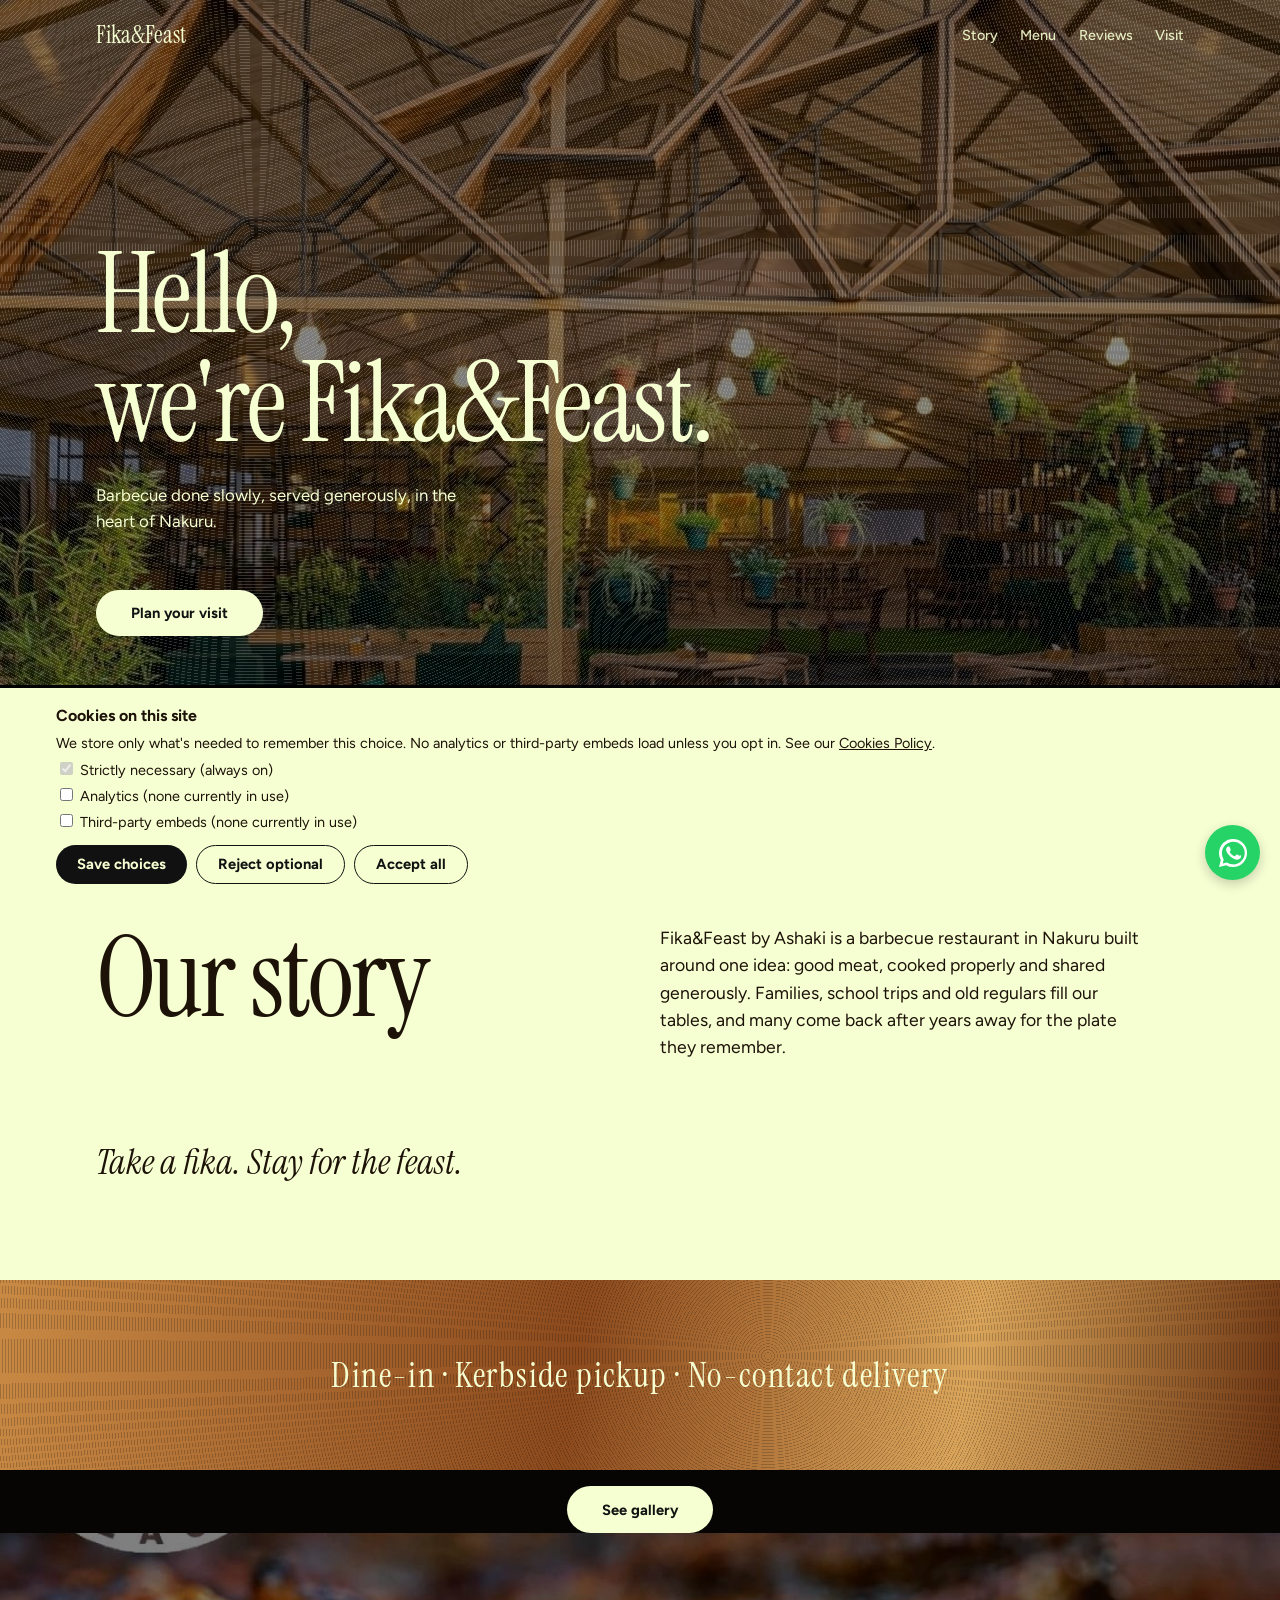
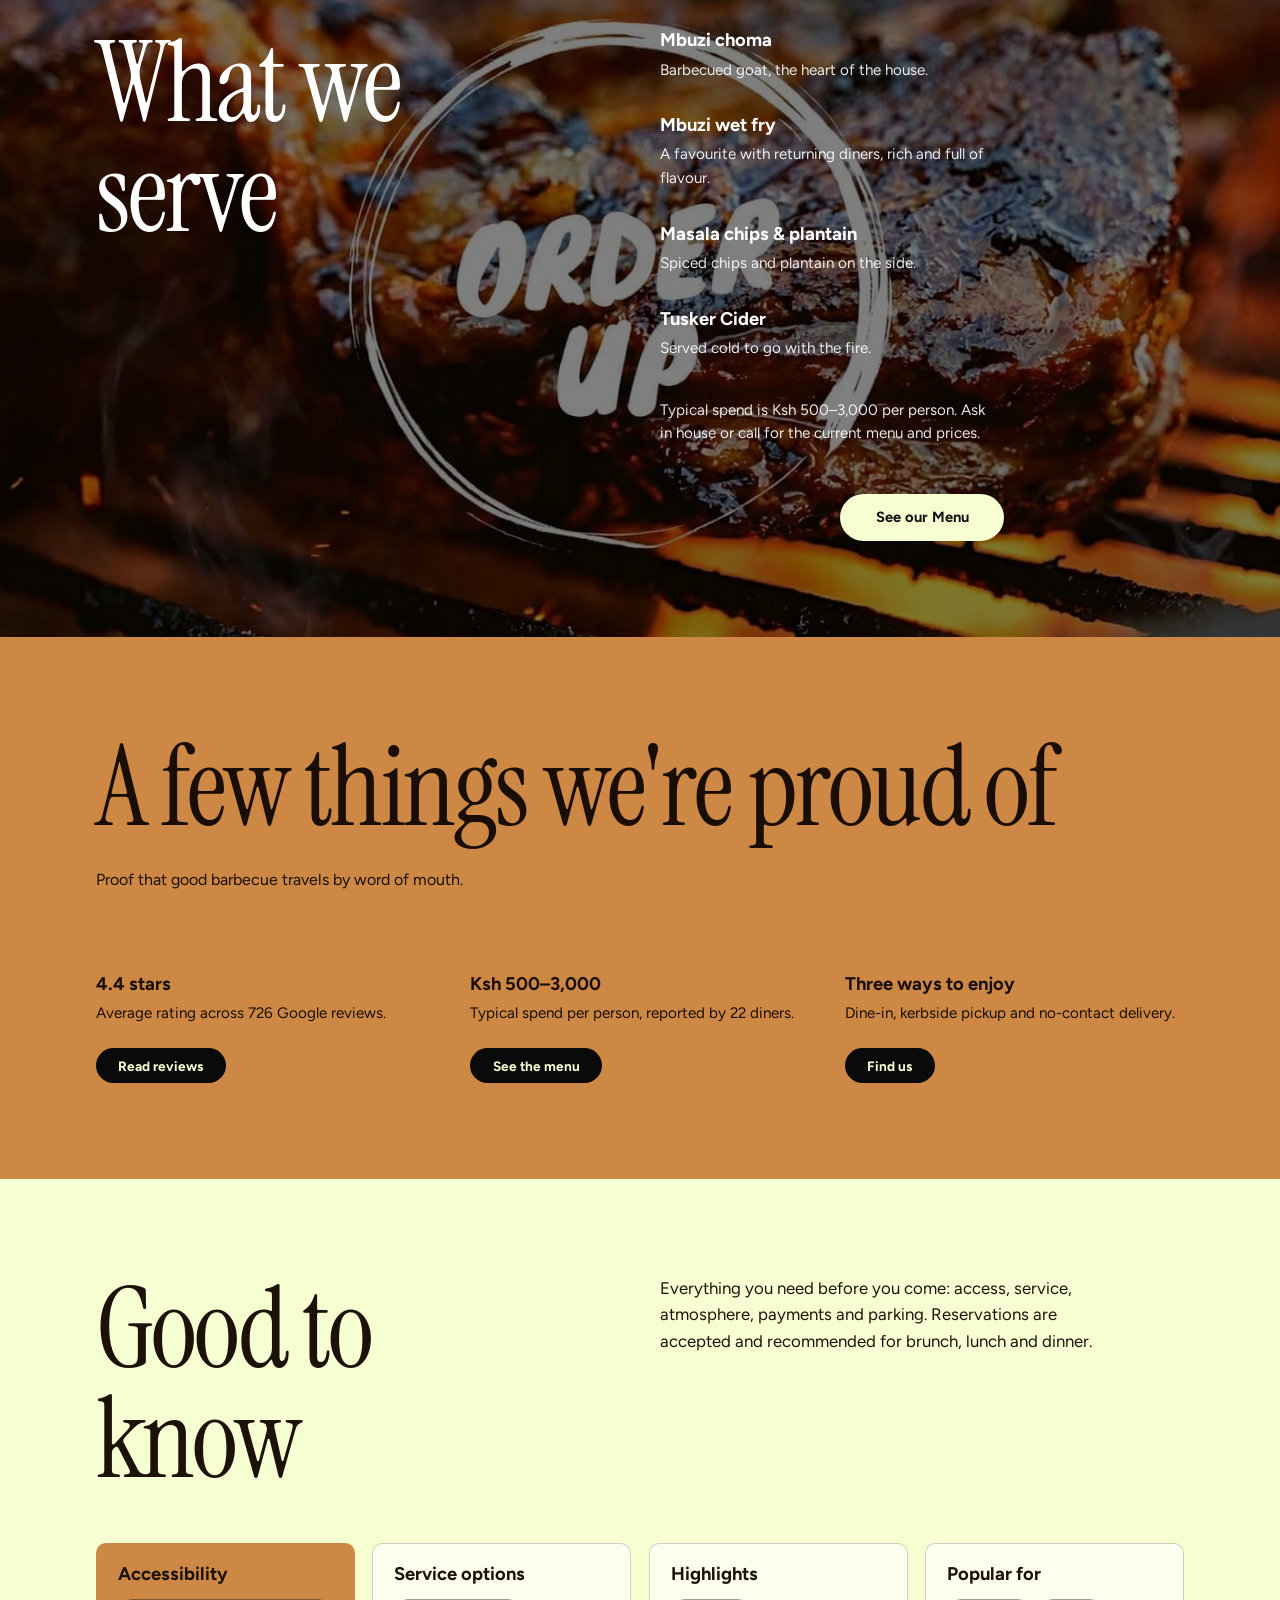
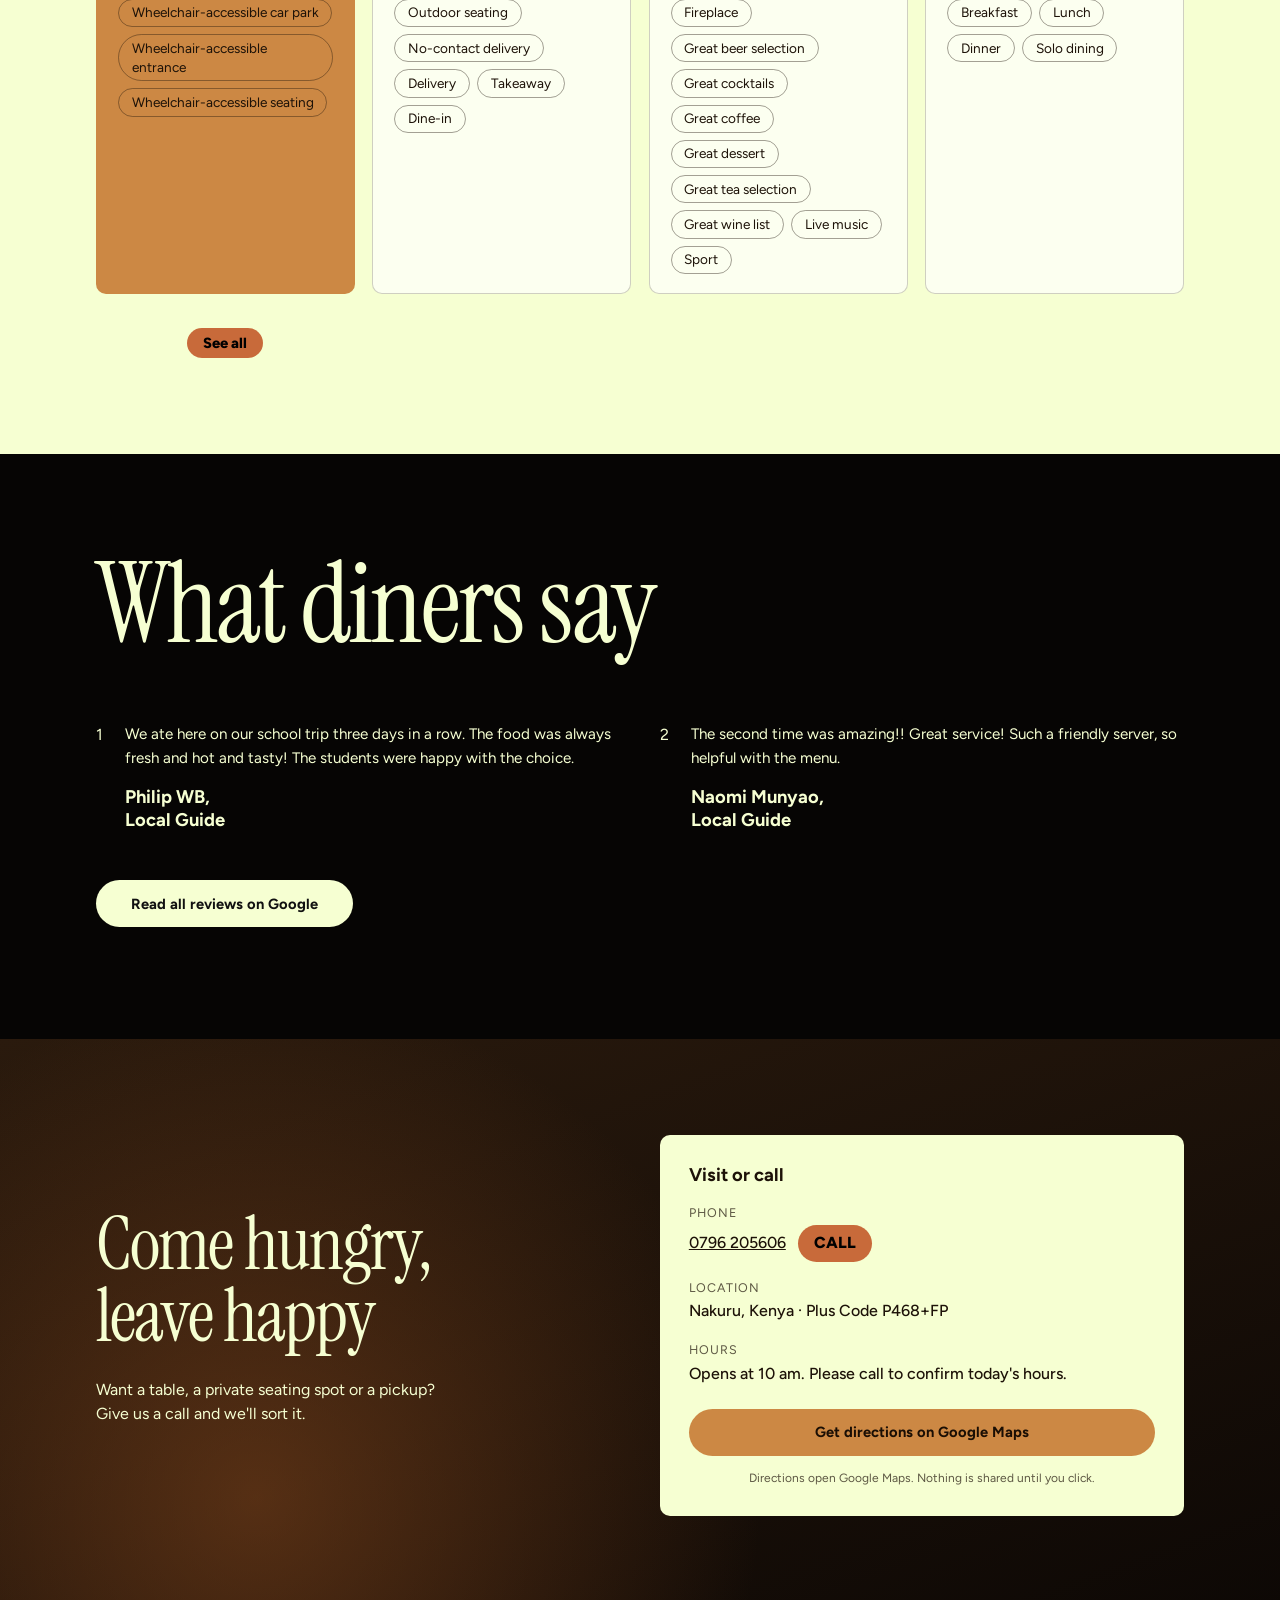
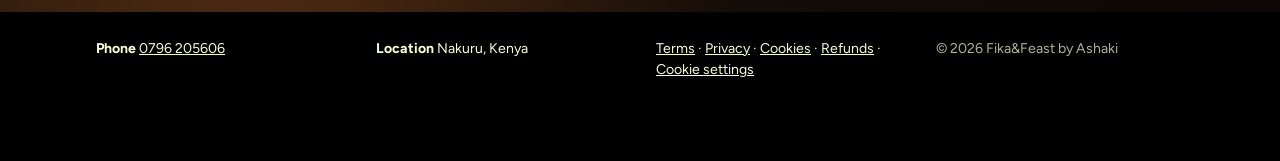
<file: index.html>
<!DOCTYPE html>
<html lang="en">
<head>
<meta charset="utf-8">
<meta name="viewport" content="width=device-width, initial-scale=1, viewport-fit=cover">
<title>Fika&amp;Feast by Ashaki | Barbecue Restaurant in Nakuru</title>
<meta name="description" content="Fika&Feast by Ashaki: barbecue, mbuzi choma and wet fry in Nakuru. Dine-in, kerbside pickup and no-contact delivery.">
<link rel="preconnect" href="https://fonts.googleapis.com">
<link rel="preconnect" href="https://fonts.gstatic.com" crossorigin>
<link href="https://fonts.googleapis.com/css2?family=Instrument+Serif:ital@0;1&family=Figtree:wght@400;500;700&display=swap" rel="stylesheet">
<link rel="stylesheet" href="styles.css">
</head>
<body>
<div class="top"><div class="w"><b><a href="#/" style="text-decoration:none">Fika&amp;Feast</a></b>
<nav aria-label="Main"><a href="#/" data-s="story">Story</a><a href="#/" data-s="menu">Menu</a><a href="#/" data-s="reviews">Reviews</a><a href="#/" data-s="visit">Visit</a></nav></div></div>

<main>
<div class="page" data-p="/">
<header class="hero"><div class="w">
<h1>Hello,<br>we're Fika&amp;Feast.</h1>
<p>Barbecue done slowly, served generously, in the heart of Nakuru.</p>
<a class="pill" href="#/" data-s="menu">Plan your visit</a>
</div></header>

<section class="s story" id="story"><div class="w">
<div class="two"><h2>Our story</h2>
<p>Fika&amp;Feast by Ashaki is a barbecue restaurant in Nakuru built around one idea: good meat, cooked properly and shared generously. Families, school trips and old regulars fill our tables, and many come back after years away for the plate they remember.</p></div>
<q>Take a fika. Stay for the feast.</q>
</div></section>

<div class="strip"><span>Dine-in &middot; Kerbside pickup &middot; No-contact delivery</span></div>
<div class="button"><a class="pill" href="gallery.html">See gallery</a></div>

<section class="s" id="menu"><div class="w"><div class="two">
<h2>What we<br>serve</h2>
<div class="svc">
<div><h3>Mbuzi choma</h3><p>Barbecued goat, the heart of the house.</p></div>
<div><h3>Mbuzi wet fry</h3><p>A favourite with returning diners, rich and full of flavour.</p></div>
<div><h3>Masala chips &amp; plantain</h3><p>Spiced chips and plantain on the side.</p></div>
<div><h3>Tusker Cider</h3><p>Served cold to go with the fire.</p></div>
<p>Typical spend is Ksh 500&ndash;3,000 per person. Ask in house or call for the current menu and prices.</p>
<div class="button"><a class="pill" href="menu.html">See our Menu</a></div>
</div></div></div></section>

<section class="s proud"><div class="w">
<h2>A few things we're proud of</h2>
<p class="lead">Proof that good barbecue travels by word of mouth.</p>
<div class="cols">
<div><h3>4.4 stars</h3><p>Average rating across 726 Google reviews.</p><a class="pill k" href="#/" data-s="reviews">Read reviews</a></div>
<div><h3>Ksh 500&ndash;3,000</h3><p>Typical spend per person, reported by 22 diners.</p><a class="pill k" href="#/" data-s="menu">See the menu</a></div>
<div><h3>Three ways to enjoy</h3><p>Dine-in, kerbside pickup and no-contact delivery.</p><a class="pill k" href="#/" data-s="visit">Find us</a></div>
</div></div></section>

<section class="s info" id="info"><div class="w">
<div class="two" style="margin-bottom:3rem"><h2>Good to<br>know</h2><p style="max-width:440px;margin:0;font-size:1.05rem">Everything you need before you come: access, service, atmosphere, payments and parking. Reservations are accepted and recommended for brunch, lunch and dinner.</p></div>
<div class="igrid">
<div class="ic acc"><h3>Accessibility</h3><ul><li>Wheelchair-accessible car park</li><li>Wheelchair-accessible entrance</li><li>Wheelchair-accessible seating</li></ul></div>
<div class="ic"><h3>Service options</h3><ul><li>Outdoor seating</li><li>No-contact delivery</li><li>Delivery</li><li>Takeaway</li><li>Dine-in</li></ul></div>
<div class="ic"><h3>Highlights</h3><ul><li>Fireplace</li><li>Great beer selection</li><li>Great cocktails</li><li>Great coffee</li><li>Great dessert</li><li>Great tea selection</li><li>Great wine list</li><li>Live music</li><li>Sport</li></ul></div>
<div class="ic"><h3>Popular for</h3><ul><li>Breakfast</li><li>Lunch</li><li>Dinner</li><li>Solo dining</li></ul></div>
<div class="button"><a class="pill" style="background:#c86a3a;color:#000;padding:6px 16px;border-radius:999px;font-weight:800;font-size:85ref;text-decoration:none;display:inline-block"href="g2kindex.html">See all</a></div>
</div></div></section>

<section class="s" id="reviews"><div class="w">
<h2>What diners say</h2>
<div class="say">
<div class="t"><div class="nav" aria-hidden="true">1</div><div><p>We ate here on our school trip three days in a row. The food was always fresh and hot and tasty! The students were happy with the choice.</p><h3>Philip WB,<br>Local Guide</h3></div></div>
<div class="t"><div class="nav" aria-hidden="true">2</div><div><p>The second time was amazing!! Great service! Such a friendly server, so helpful with the menu.</p><h3>Naomi Munyao,<br>Local Guide</h3></div></div>
</div>
<p style="margin-top:3rem"><a class="pill" href="https://www.google.com/maps/place/Fika%26Feast+by+Ashaki/@-0.2887993,35.9643976,12z/data=!4m12!1m2!2m1!1sfika!3m8!1s0x182993f0e2f06c29:0x6cacd59506aa8dba!8m2!3d-0.2887993!4d36.1168329!9m1!1b1!15sCgRmaWthWgYiBGZpa2GSARNiYXJiZWN1ZV9yZXN0YXVyYW50mgEjQ2haRFNVaE5NRzluUzBWSlEwRm5TVU14YWt0SU5saFJFQUXgAQD6AQQIJBA2!16s%2Fg%2F11j4m7rykm?entry=ttu&g_ep=EgoyMDI2MTAxMy4wIKXMDSoASAFQAw%3D%3D" target="_blank" rel="noopener noreferrer">Read all reviews on Google</a></p>
</div></section>

<section class="s cta" id="visit"><div class="w"><div class="two" style="align-items:center">
<div><h2>Come hungry,<br>leave happy</h2><p style="max-width:340px;margin-top:1.6rem">Want a table, a private seating spot or a pickup? Give us a call and we'll sort it.</p></div>
<div class="card"><h3>Visit or call</h3>
<dl style="margin:0"><dt>Phone</dt><dd style="display:flex;align-items:center;gap:12px;flex-wrap:wrap"><a href="tel:+254796205606">0796 205606</a><a href="tel:+254796205606" style="background:#c86a3a;color:#000;padding:6px 16px;border-radius:999px;font-weight:800;font-size:85ref;text-decoration:none;display:inline-block">CALL</a></dd>
<dt>Location</dt><dd>Nakuru, Kenya &middot; Plus Code P468+FP</dd>
<dt>Hours</dt><dd>Opens at 10 am. Please call to confirm today's hours.</dd></dl>
<a class="pill o" href="https://www.google.com/maps/search/?api=1&amp;query=P468%2BFP%20Nakuru" target="_blank" rel="noopener noreferrer">Get directions on Google Maps</a>
<p style="font-size:.75rem;opacity:.7;margin:.8rem 0 0;text-align:center">Directions open Google Maps. Nothing is shared until you click.</p></div>
</div></div></section>
</div>

<div class="page legal" data-p="/terms"><div class="w">
<h1>Terms and Conditions</h1>
<p class="n">Last updated: 12 October 2026. General template; have a qualified Kenyan lawyer review it before launch.</p>
<h2>1. About us</h2><p>This website is run by Fika&amp;Feast by Ashaki ("we", "us"), a restaurant in Nakuru, Kenya. Phone: 0796 205606.</p>
<h2>2. Use of the site</h2><p>The site gives information about our restaurant. Use it lawfully and do not interfere with its operation.</p>
<h2>3. Accuracy</h2><p>Menu items, prices, hours and availability may change without notice. Please confirm by phone.</p>
<h2>4. Orders and payments</h2><p>This site takes no online orders or payments. Dine-in, pickup and delivery orders are arranged directly with us and are subject to our <a href="#/refunds">Refund Policy</a>.</p>
<h2>5. Reviews and third-party content</h2><p>Reviews come from public Google listings and belong to their authors. We are not responsible for the content of linked third-party sites.</p>
<h2>6. Intellectual property</h2><p>Our name, text and design belong to us or our licensors and may not be copied without permission.</p>
<h2>7. Liability</h2><p>To the extent the law permits, we are not liable for loss arising from use of this site. Nothing limits your statutory consumer rights.</p>
<h2>8. Governing law</h2><p>These terms are governed by the laws of Kenya and its courts.</p>
<h2>9. Changes</h2><p>We may update these terms; the date above shows the latest version.</p>
</div></div>

<div class="page legal" data-p="/privacy"><div class="w">
<h1>Privacy Policy</h1>
<p class="n">Last updated: 12 October 2026. Template; have a qualified Kenyan lawyer review it, including whether registration with the Office of the Data Protection Commissioner applies.</p>
<h2>1. Who we are</h2><p>Fika&amp;Feast by Ashaki is the data controller for this site. Contact: 0796 205606.</p>
<h2>2. What we collect</h2><p>This site has no forms, accounts or online payments and collects no personal data through its pages. It runs no analytics or advertising trackers. Your cookie choice is stored only on your device. If you call us, we may handle your phone number and the details you give for a booking or order.</p>
<h2>3. Why we use it</h2><p>Only to answer your enquiry, take your booking or order, and meet legal obligations.</p>
<h2>4. Third parties</h2><p>Directions links open Google Maps, which has its own privacy policy. Fonts load from Google Fonts, which may receive your IP address when the page loads.</p>
<h2>5. Retention</h2><p>Phone and booking details are kept only as long as needed for their purpose.</p>
<h2>6. Your rights</h2><p>Under Kenya's Data Protection Act, 2019 you may ask to access, correct or delete your data and object to its processing. Call us to make a request. You may also complain to the Office of the Data Protection Commissioner.</p>
<h2>7. Security and children</h2><p>We take reasonable steps to protect data. This site is not aimed at children.</p>
</div></div>

<div class="page legal" data-p="/cookies"><div class="w">
<h1>Cookies Policy</h1>
<p class="n">Last updated: 12 October 2026.</p>
<h2>What this site stores</h2>
<div class="tb"><table>
<tr><th>Item</th><th>Purpose</th><th>Type</th><th>Duration</th></tr>
<tr><td>cf_consent (local storage)</td><td>Remembers your cookie choice</td><td>Strictly necessary</td><td>Until you clear it</td></tr>
<tr><td>Analytics</td><td>None in use</td><td>Optional, off</td><td>n/a</td></tr>
<tr><td>Third-party embeds</td><td>None in use (map is a link)</td><td>Optional, off</td><td>n/a</td></tr>
</table></div>
<h2>Your choices</h2>
<p>Necessary storage cannot be switched off. Analytics and embeds are off by default and would load only after you opt in. If we add them, we will update this page first.</p>
<p><button class="pill" style="background:#111;color:#f6ffd2" type="button" data-cc>Manage cookie settings</button></p>
</div></div>

<div class="page legal" data-p="/refunds"><div class="w">
<h1>Refund Policy</h1>
<p class="n">Last updated: 12 October 2026. The owner should confirm these terms match actual practice.</p>
<h2>Dine-in</h2><p>If something is wrong with your meal, tell a team member while you are still at the table so we can replace it, correct it or adjust the bill.</p>
<h2>Pickup and delivery</h2><p>If your order is wrong, incomplete or not fit to eat, call 0796 205606 the same day with a description. Where the fault is ours, we will remake the item or refund the affected part.</p>
<h2>Not covered</h2><p>Change of mind after food is prepared, or delays caused by incorrect address details.</p>
<h2>How refunds are paid</h2><p>Refunds go back through the method you paid with, usually within 7 working days.</p>
<h2>Your legal rights</h2><p>This policy does not limit your rights under Kenya's Consumer Protection Act, 2012.</p>
</div></div>
</main>

<footer><div class="w">
<div><b>Phone</b> <a href="tel:+254796205606">0796 205606</a></div>
<div><b>Location</b> Nakuru, Kenya</div>
<div><a href="#/terms">Terms</a> &middot; <a href="#/privacy">Privacy</a> &middot; <a href="#/cookies">Cookies</a> &middot; <a href="#/refunds">Refunds</a> &middot; <a href="#" data-cc>Cookie settings</a></div>
<div style="opacity:.7">&copy; 2026 Fika&amp;Feast by Ashaki</div>
</div></footer>

<div id="cc" role="dialog" aria-labelledby="cct">
<strong id="cct">Cookies on this site</strong>
<p>We store only what's needed to remember this choice. No analytics or third-party embeds load unless you opt in. See our <a href="#/cookies">Cookies Policy</a>.</p>
<label><input type="checkbox" checked disabled> Strictly necessary (always on)</label>
<label><input type="checkbox" id="an"> Analytics (none currently in use)</label>
<label><input type="checkbox" id="em"> Third-party embeds (none currently in use)</label>
<div class="r"><button class="pill" type="button" id="sv">Save choices</button><button class="pill l" type="button" id="rj">Reject optional</button><button class="pill l" type="button" id="al">Accept all</button></div>
</div>

<a href="https://wa.me/254712364610?text=Hello%20Fika%20%26%20Feast" target="_blank" style="
  position: fixed;
  bottom: 20px;
  right: 20px;
  width: 55px;
  height: 55px;
  background-color: #25D366;
  border-radius: 50%;
  display: flex;
  align-items: center;
  justify-content: center;
  box-shadow: 0 4px 12px rgba(0,0,0,0.2);
  z-index: 9999;
  text-decoration: none;
">
  <svg viewBox="0 0 32 32" width="32" height="32" fill="white">
    <path d="M16.04 2.004c-7.756 0-14.04 6.284-14.04 14.04 0 2.473.643 4.897 1.863 7.03L2.01 30l7.115-1.865a14 14 0 0 0 6.915 1.86h.01c7.756 0 14.04-6.285 14.04-14.041 0-3.75-1.46-7.277-4.113-9.928a13.96 13.96 0 0 0-9.928-4.122zm0 25.2h-.01a11.2 11.2 0 0 1-5.7-1.56l-.41-.243-4.22 1.107.983-4.113-.265-.423A11.2 11.2 0 0 1 4.9 16.044c0-6.28 5.11-11.39 11.39-11.39a11.32 11.32 0 0 1 8.06 3.34 11.3 11.3 0 0 1 3.33 8.05c0 6.28-5.11 11.39-11.39 11.39zm6.28-8.51c-.343-.17-2.023-1-2.335-1.11s-.54-.17-.768.17-.88 1.11-1.08 1.34-.4.26-.743.09a9.4 9.4 0 0 1-2.75-1.69 10.4 10.4 0 0 1-1.92-2.39c-.2-.343-.02-.528.15-.7.15-.15.343-.4.514-.6s.223-.343.335-.572.057-.428-.028-.6-.768-1.85-1.053-2.533c-.278-.67-.56-.58-.768-.59h-.654c-.228 0-.6.085-.914.428s-1.2 1.172-1.2 2.857 1.228 3.215 1.4 3.43 2.42 3.698 5.86 5.186c4.075 1.76 4.075 1.172 4.8 1.1.728-.072 2.351-1 2.68-1.943s.33-1.758.23-1.943-.4-.257-.743-.428z"/>
  </svg>
</a>

<script src="script.js" defer></script>
</body>
</html>
</file>
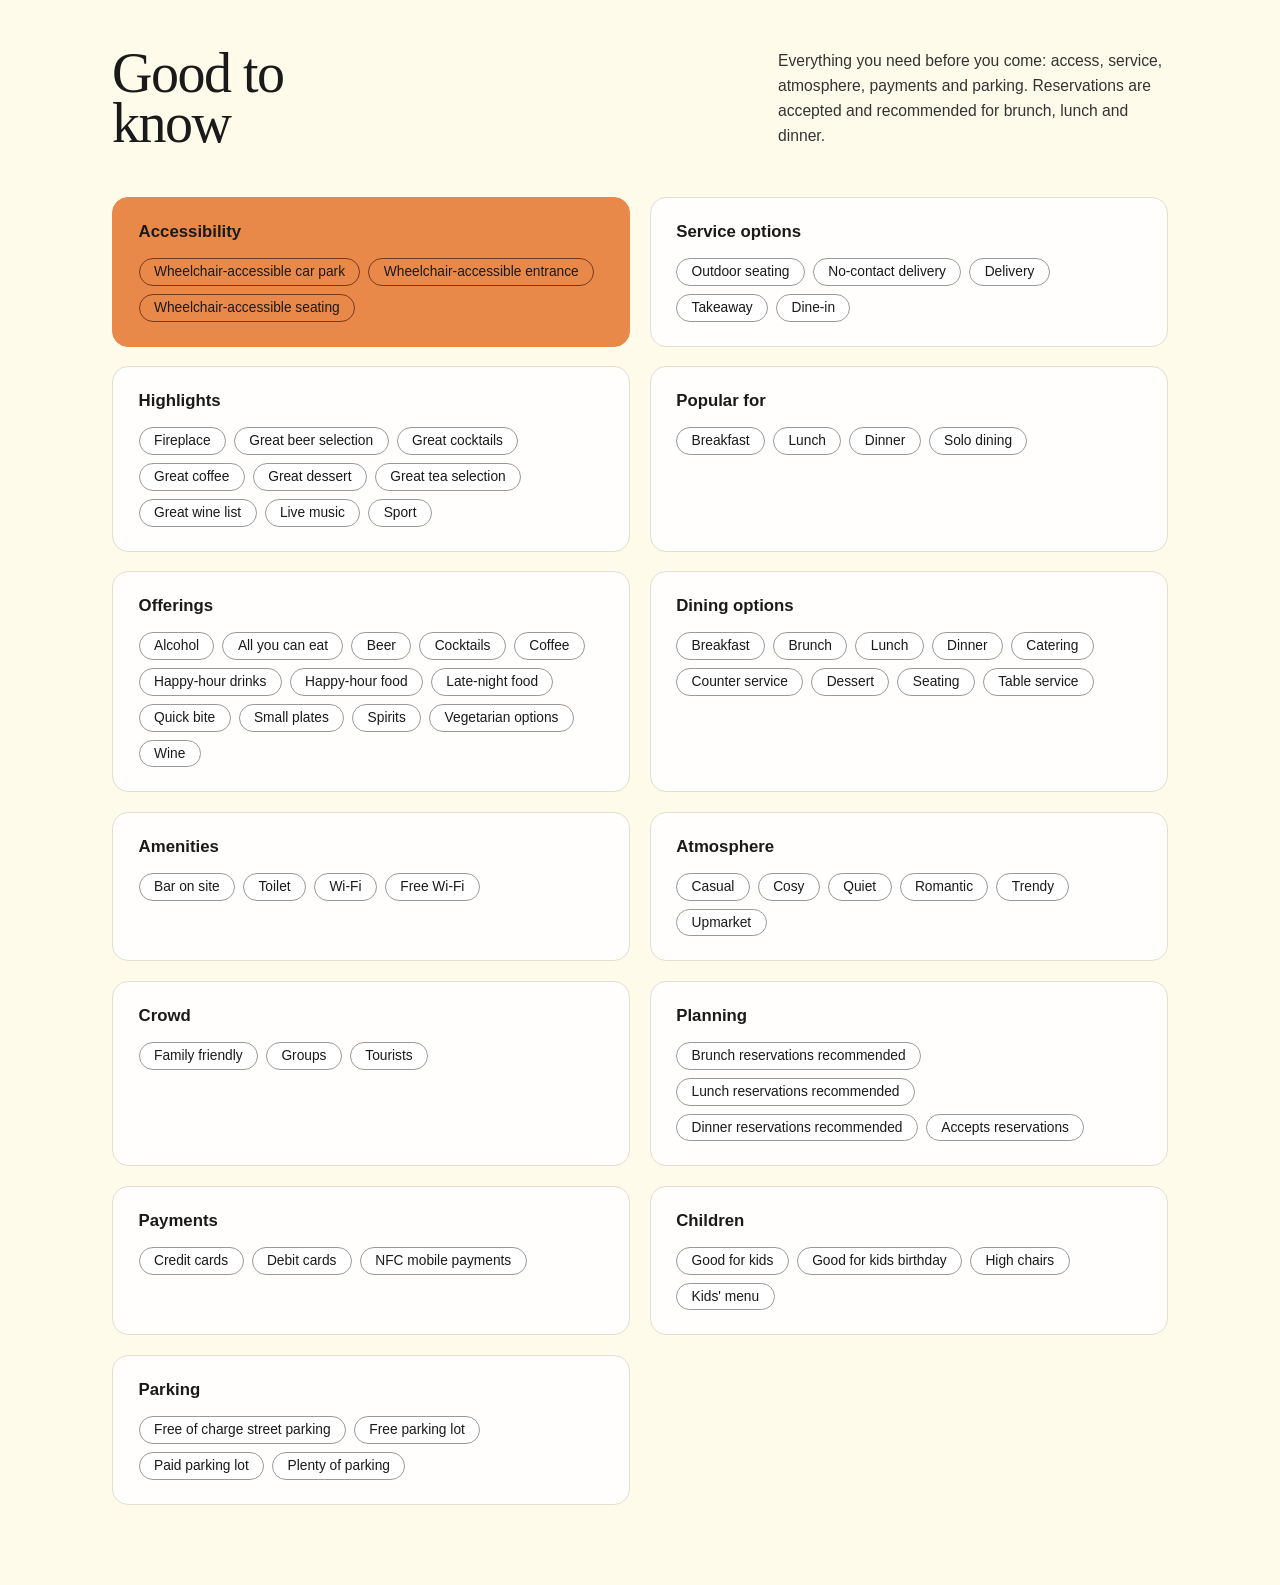
<file: g2kindex.html>
<!DOCTYPE html>
<html lang="en">
<head>
<meta charset="utf-8">
<meta name="viewport" content="width=device-width, initial-scale=1">
<title>Good to know - Fika&Feast</title>
<style>
*{box-sizing:border-box}
body{margin:0;background:#FFFBEB;color:#1a1a1a;font-family:Georgia, serif}
.w{max-width:1120px;margin:0 auto;padding:3rem 2rem 5rem}
.top{display:flex;justify-content:space-between;gap:2rem;margin-bottom:3rem;flex-wrap:wrap}
.top h1{font-size:3.5rem;line-height:.9;font-weight:400;margin:0;letter-spacing:-1.5px}
.top p{max-width:390px;margin:0;font-family:Inter,sans-serif;font-size:.98rem;line-height:1.6;color:#333}
.igrid{display:grid;gap:1.2rem;grid-template-columns:repeat(2,1fr)}
.ic{background:#FFFEFC;border:1px solid #e5ddd0;border-radius:16px;padding:1.5rem 1.6rem}
.ic.orange{background:#E98949;border-color:#E98949}
.ic h3{margin:0 0 1rem 0;font-family:Inter,sans-serif;font-weight:600;font-size:1.05rem}
.ic ul{list-style:none;margin:0;padding:0;display:flex;flex-wrap:wrap;gap:.5rem}
.ic li{border:1px solid #9a9a9a;border-radius:999px;padding:.38rem .9rem;font-family:Inter,sans-serif;font-size:.86rem;background:#fff;line-height:1}
.ic.orange li{background:transparent;border-color:#5a2812cc}
@media(max-width:700px){
  .igrid{grid-template-columns:1fr}
  .top h1{font-size:2.6rem}
  .w{padding:2rem 1.2rem}
}
</style>
</head>
<body>
<div class="w">
  <div class="top">
    <h1>Good to<br>know</h1>
    <p>Everything you need before you come: access, service, atmosphere, payments and parking. Reservations are accepted and recommended for brunch, lunch and dinner.</p>
  </div>

  <div class="igrid">
    <div class="ic orange"><h3>Accessibility</h3><ul><li>Wheelchair-accessible car park</li><li>Wheelchair-accessible entrance</li><li>Wheelchair-accessible seating</li></ul></div>
    <div class="ic"><h3>Service options</h3><ul><li>Outdoor seating</li><li>No-contact delivery</li><li>Delivery</li><li>Takeaway</li><li>Dine-in</li></ul></div>
    <div class="ic"><h3>Highlights</h3><ul><li>Fireplace</li><li>Great beer selection</li><li>Great cocktails</li><li>Great coffee</li><li>Great dessert</li><li>Great tea selection</li><li>Great wine list</li><li>Live music</li><li>Sport</li></ul></div>
    <div class="ic"><h3>Popular for</h3><ul><li>Breakfast</li><li>Lunch</li><li>Dinner</li><li>Solo dining</li></ul></div>
    <div class="ic"><h3>Offerings</h3><ul><li>Alcohol</li><li>All you can eat</li><li>Beer</li><li>Cocktails</li><li>Coffee</li><li>Happy-hour drinks</li><li>Happy-hour food</li><li>Late-night food</li><li>Quick bite</li><li>Small plates</li><li>Spirits</li><li>Vegetarian options</li><li>Wine</li></ul></div>
    <div class="ic"><h3>Dining options</h3><ul><li>Breakfast</li><li>Brunch</li><li>Lunch</li><li>Dinner</li><li>Catering</li><li>Counter service</li><li>Dessert</li><li>Seating</li><li>Table service</li></ul></div>
    <div class="ic"><h3>Amenities</h3><ul><li>Bar on site</li><li>Toilet</li><li>Wi-Fi</li><li>Free Wi-Fi</li></ul></div>
    <div class="ic"><h3>Atmosphere</h3><ul><li>Casual</li><li>Cosy</li><li>Quiet</li><li>Romantic</li><li>Trendy</li><li>Upmarket</li></ul></div>
    <div class="ic"><h3>Crowd</h3><ul><li>Family friendly</li><li>Groups</li><li>Tourists</li></ul></div>
    <div class="ic"><h3>Planning</h3><ul><li>Brunch reservations recommended</li><li>Lunch reservations recommended</li><li>Dinner reservations recommended</li><li>Accepts reservations</li></ul></div>
    <div class="ic"><h3>Payments</h3><ul><li>Credit cards</li><li>Debit cards</li><li>NFC mobile payments</li></ul></div>
    <div class="ic"><h3>Children</h3><ul><li>Good for kids</li><li>Good for kids birthday</li><li>High chairs</li><li>Kids' menu</li></ul></div>
    <div class="ic"><h3>Parking</h3><ul><li>Free of charge street parking</li><li>Free parking lot</li><li>Paid parking lot</li><li>Plenty of parking</li></ul></div>
  </div>
</div>
</body>
</html>
</file>
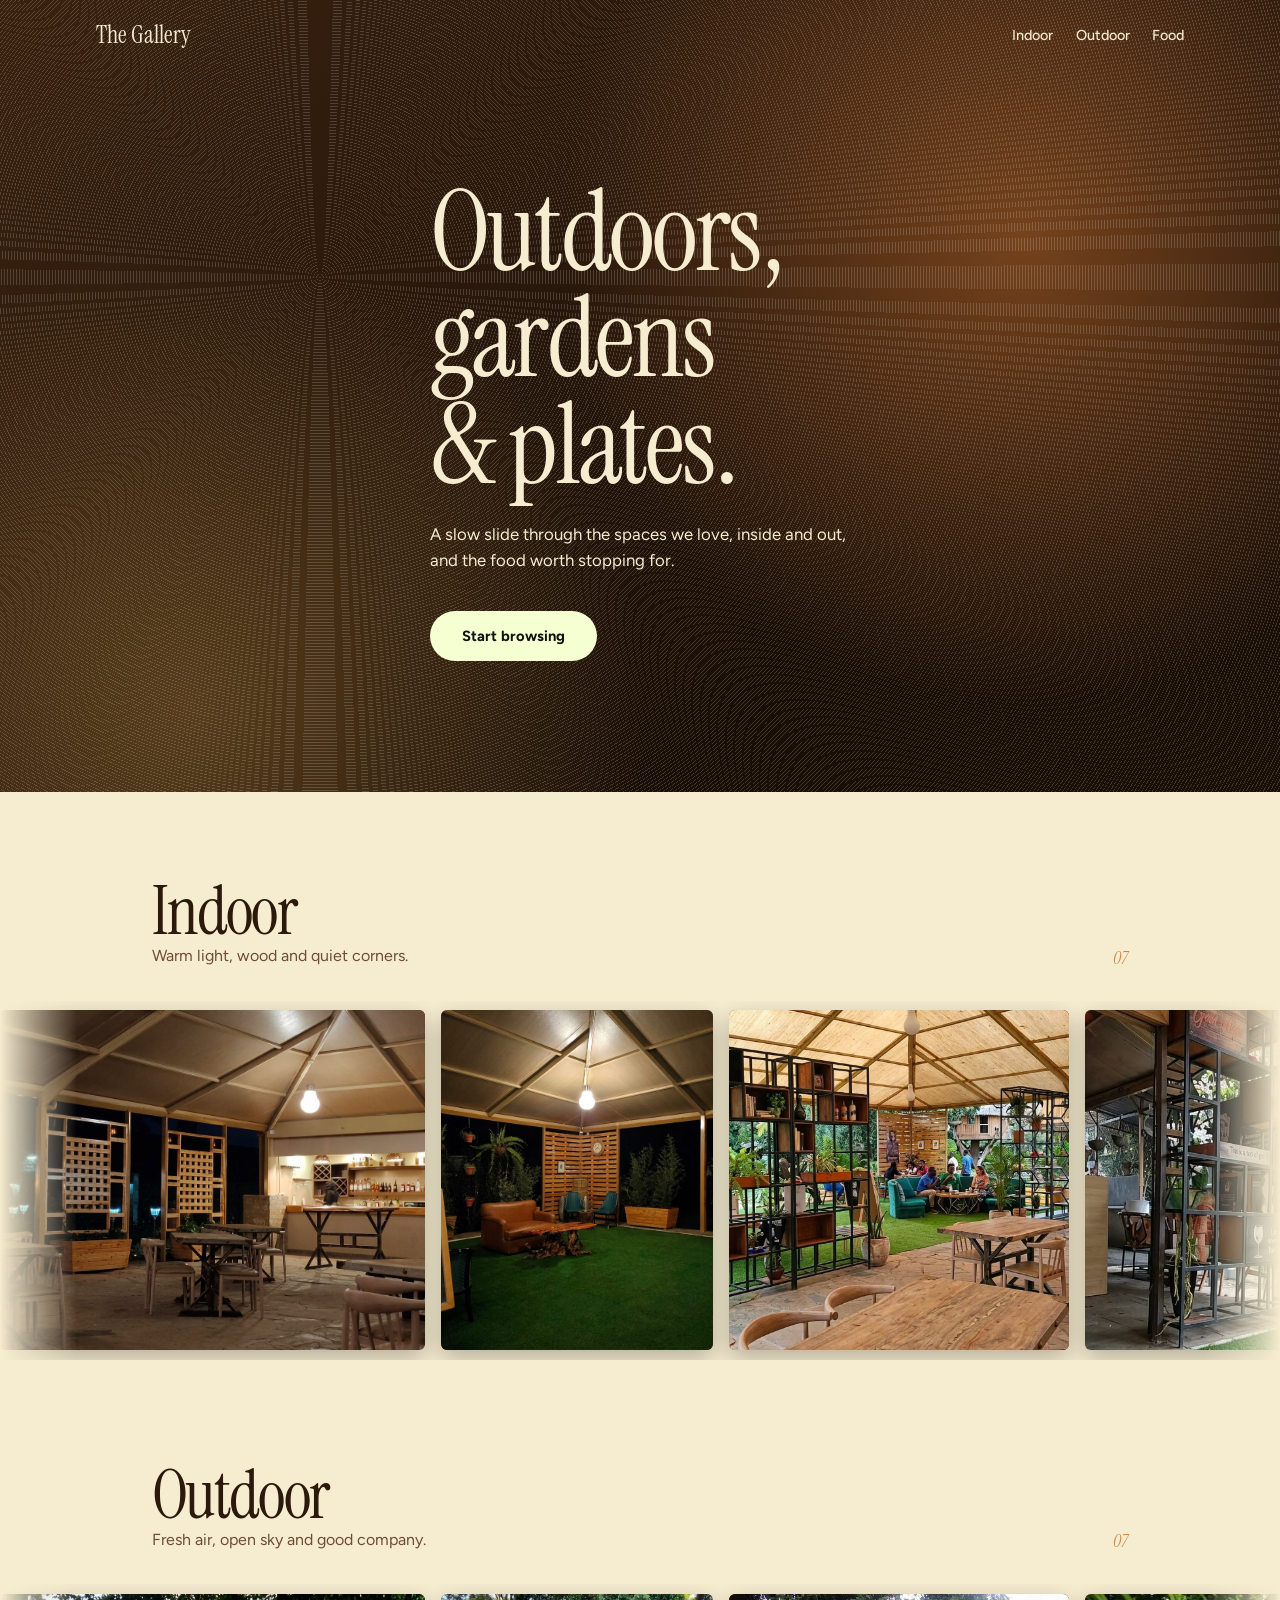
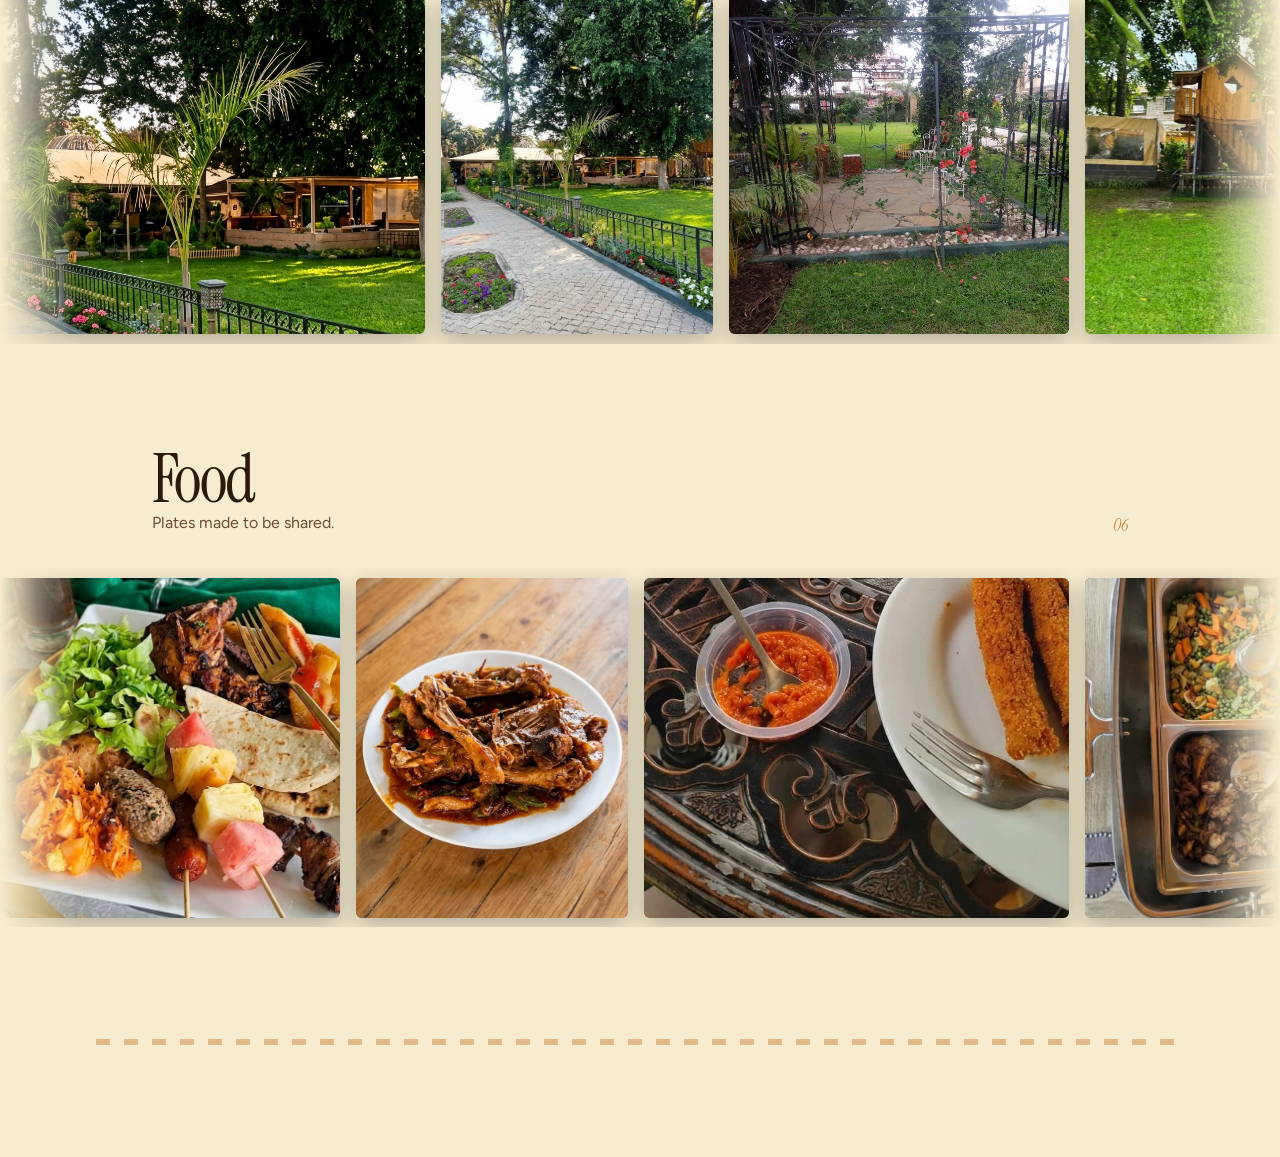
<file: gallery.html>
<!DOCTYPE html>
<html lang="en">
<head>
<meta charset="utf-8">
<meta name="viewport" content="width=device-width, initial-scale=1, viewport-fit=cover">
<title>The Gallery | Indoors, Outdoors &amp; Food</title>
<meta name="description" content="A sliding photo gallery of indoor spaces, outdoor spots and food.">
<link rel="preconnect" href="https://fonts.googleapis.com">
<link rel="preconnect" href="https://fonts.gstatic.com" crossorigin>
<link href="https://fonts.googleapis.com/css2?family=Instrument+Serif:ital@0;1&family=Figtree:wght@400;500;700&display=swap" rel="stylesheet">
<style>
:root{--bg:#f6ecd0;--ink:#2b190c;--mute:#6e4d33;--ochre:#cc8844;--cream:#f6ffd2;--card:#2b190c;box-sizing:border-box;padding-top:env(safe-area-inset-top,0px);padding-bottom:env(safe-area-inset-bottom,0px)}
@media(prefers-color-scheme:dark){:root:not([data-theme="light"]){--bg:#150d07;--ink:#f6ecd0;--mute:#c4a780}}
:root[data-theme="dark"]{--bg:#150d07;--ink:#f6ecd0;--mute:#c4a780}
*,*:before,*:after{box-sizing:inherit}
html{scroll-behavior:smooth;scroll-padding-top:env(safe-area-inset-top,0px)}
body{margin:0;background:var(--bg);color:var(--ink);font:400 16px/1.55 Figtree,system-ui,sans-serif;overflow-x:hidden}
h1,h2{margin:0;font:400 clamp(2.8rem,9vw,7rem)/.95 "Instrument Serif",Georgia,serif;letter-spacing:-.025em}
h2{font-size:clamp(2.2rem,6vw,4.2rem)}
a{color:inherit}
.w{max-width:1200px;margin:0 auto;padding:0 clamp(1.25rem,5vw,3.5rem)}
.bar{position:absolute;top:env(safe-area-inset-top,0px);left:0;right:0;z-index:5;padding:1.2rem 0;color:#f6ecd0}
.bar .w{display:flex;justify-content:space-between;align-items:center;gap:1rem;flex-wrap:wrap}
.bar b{font:400 1.5rem "Instrument Serif",Georgia,serif}
.bar nav{display:flex;gap:1.4rem;font-weight:500;font-size:.9rem}
.bar nav a{text-decoration:none}
.hero{position:relative;min-height:88vh;display:flex;align-items:center;color:#f6ecd0;padding:7rem 0 4rem;overflow:hidden;background:radial-gradient(circle at 80% 30%,#b0642a99,transparent 40%),radial-gradient(circle at 15% 90%,#e0a94a44,transparent 35%),linear-gradient(135deg,#3a2210,#1a0f07 70%)}
.hero:after{content:"";position:absolute;inset:0;opacity:.16;pointer-events:none;background:repeating-radial-gradient(circle at 25% 35%,#fff 0 .6px,transparent .6px 3px)}
.hero .w{position:relative;z-index:1}
.hero p{max-width:420px;margin:1.4rem 0 2.4rem;font-size:1.05rem}
.pill{display:inline-block;background:#f6ffd2;color:#111;border-radius:99px;padding:.85rem 2rem;font-weight:700;font-size:.92rem;text-decoration:none}
.sec{padding:clamp(3rem,7vw,5.5rem) 0 1rem}
.head{display:flex;justify-content:space-between;align-items:flex-end;gap:1rem;flex-wrap:wrap;margin-bottom:2rem}
.head p{margin:0;color:var(--mute);max-width:320px}
.num{font:italic 400 1.1rem "Instrument Serif",serif;color:var(--ochre)}
.rail{overflow:hidden;padding:.6rem 0;-webkit-mask-image:linear-gradient(90deg,transparent,#000 6%,#000 94%,transparent);mask-image:linear-gradient(90deg,transparent,#000 6%,#000 94%,transparent)}
.track{display:flex;gap:1.1rem;width:max-content;animation:none;transform:none;display:flex;flex-wrap:wrap;gap:1rem;}
.rail{overflow-x:auto;} .track,.rail:focus-within .track{animation-play-state:paused}
@keyframes slide{to{transform:translateX(calc(-50% - .55rem))}}
.tile{position:relative;flex:none;height:clamp(220px,32vw,340px);aspect-ratio:var(--r,4/5);border:0;padding:0;border-radius:6px;overflow:hidden;cursor:pointer;color:#fff8e6;background:var(--g);box-shadow:0 8px 24px #0004;transition:transform .3s}
.tile:hover{transform:translateY(-6px)}
.tile:before{content:"";position:absolute;inset:0;opacity:.2;background:repeating-radial-gradient(circle at 60% 40%,#000 0 .7px,transparent .7px 3px)}
.tile img{position:absolute;inset:0;width:100%;height:100%;object-fit:cover}
.tile .art{position:absolute;inset:0;background:var(--a)}
.tile .cap{position:absolute;left:0;right:0;bottom:0;padding:2.2rem .9rem .8rem;text-align:left;font-weight:500;font-size:.88rem;background:linear-gradient(transparent,#000a)}
.tile .cap i{display:block;font:italic 400 .8rem "Instrument Serif",serif;opacity:.8}
.band{height:6px;margin:3rem 0 0;background:repeating-linear-gradient(90deg,var(--ochre) 0 14px,transparent 14px 28px);opacity:.5}
.eyebrow { display : none; }
footer{padding:3rem 0 5rem;text-align:center;color:var(--mute);font-size:.9rem}
dialog{border:0;padding:0;background:#150d07;color:#f6ecd0;border-radius:8px;max-width:min(92vw,720px);width:100%}
dialog::backdrop{background:#000c}
dialog .v{aspect-ratio:4/3;background:var(--g);position:relative}
dialog .v img{width:100%;height:100%;object-fit:cover}
dialog .c{display:flex;justify-content:space-between;align-items:center;padding:1rem 1.2rem;gap:1rem}
dialog button{background:#f6ffd2;border:0;border-radius:99px;padding:.5rem 1.2rem;font:700 .85rem Figtree,sans-serif;cursor:pointer}
:focus-visible{outline:3px solid var(--ochre);outline-offset:3px}
@media(prefers-reduced-motion:reduce){.track{animation:none}.rail{overflow-x:auto;-webkit-mask-image:none;mask-image:none}.tile{transition:none}html{scroll-behavior:auto}}
</style>
</head>
<body>
<div class="bar"><div class="w"><b>The Gallery</b><nav aria-label="Sections"><a href="#indoor">Indoor</a><a href="#outdoor">Outdoor</a><a href="#food">Food</a></nav></div></div>

<header class="hero"><div class="w">
<h1>Outdoors,<br>gardens<br>&amp; plates.</h1>
<p>A slow slide through the spaces we love, inside and out, and the food worth stopping for.</p>
<a class="pill" href="#indoor">Start browsing</a>
</div></header>

<main id="main"></main>

<dialog id="lb" aria-label="Photo preview"><div class="v" id="lbv"></div><div class="c"><span id="lbc"></span><button type="button" id="lbx">Close</button></div></dialog>

<footer><div class="w"><div class="band"></div><p style="margin-top:2rem"></p></div></footer>

<script>
/* Add your own photos: set src to an image path/URL (works when hosted on your own site). Empty src shows the brown placeholder art. */
var G=[
{id:"indoor",title:"Indoor",blurb:"Warm light, wood and quiet corners.",speed:44,items:[
["","5/4","public/indoor1.jpg","5/4"],["","4/5","public/indoor2.jpg","4/5"],["","1/1","public/indoor3.jpg","1/1"],["","5/4","public/indoor4.jpg","5/4"],["","3/4","public/indoor5.jpg","3/4"],["","1/1","public/indoor6.jpg","1/1"],["","5/4","public/indoor7.jpg","5/4"]]},
{id:"outdoor",title:"Outdoor",blurb:"Fresh air, open sky and good company.",speed:52,items:[
["","5/4","public/outdoor1.jpg","5/4"],["","4/5","public/outdoor2.jpg","4/5"],["","1/1","public/outdoor3.jpg","1/1"],["","5/4","public/outdoor4.jpg","5/4"],["","3/4","public/outdoor5.jpg","3/4"],["","1/1","public/outdoor6.jpg","1/1"],["","5/4","public/outdoor7.jpg","5/4"]]},
{id:"food",title:"Food",blurb:"Plates made to be shared.",speed:34,items:[
["","1/1","public/food1.jpg","1/1"],["","4/5","public/food2.jpg","4/5"],["","5/4","public/food3.jpg","5/4"],["","1/1","public/food4.jpg","1/1"],["","3/4","public/food5.jpg","3/4"],["","5/4","public/food6.jpg","5/4"]]}
];
var PAL=[["#c98a45","#6b3412"],["#8c4a1d","#e0a94a"],["#a8582a","#2b190c"],["#d9a45a","#7a3f18"],["#6e3b1a","#cc8844"],["#b8743a","#3a2210"],["#e0b472","#8a4a1e"],["#9a5a2a","#f0c47a"]];
var main=document.getElementById("main"),lb=document.getElementById("lb"),lbv=document.getElementById("lbv"),lbc=document.getElementById("lbc");
function art(i,k){var p=PAL[(i+k*3)%PAL.length],a=(i*37+k*23)%360;
return "radial-gradient(circle at "+(20+i*9%60)+"% "+(25+i*13%50)+"%,#fff3 0,transparent 35%),linear-gradient("+a+"deg,"+p[0]+","+p[1]+")"}
function tile(it,i,k,dup,sec){
var b=document.createElement("button");b.type="button";b.className="tile";
b.style.setProperty("--r",it[1]);b.style.setProperty("--g",art(i,k));
var cap=it[0],src=it[2]||"";
b.innerHTML=(src?'<img src="'+src+'" alt="'+cap+'" loading="lazy">':"");
b.setAttribute("aria-label",sec+" photo "+(i+1)+": "+cap);
if(dup){b.tabIndex=-1;b.setAttribute("aria-hidden","true")}
b.onclick=function(){lbv.style.setProperty("--g",art(i,k));lbv.innerHTML=src?'<img src="'+src+'" alt="'+cap+'">':"";lbc.textContent=sec+" · "+cap;lb.showModal()};
return b}
G.forEach(function(s,k){
var sec=document.createElement("section");sec.className="sec";sec.id=s.id;
sec.innerHTML='<div class="w"><div class="w"><div class="head"><div><h2>'+s.title+'</h2><p>'+s.blurb+'</p></div><span class="num">'+String(s.items.length).padStart(2,"0")+'</span></div></div></div>';
var rail=document.createElement("div");rail.className="rail";
var tr=document.createElement("div");tr.className="track";tr.style.setProperty("--d",s.speed+"s");
[0].forEach(function(d){s.items.forEach(function(it,i){tr.appendChild(tile(it,i,k,d,s.title))})});
rail.appendChild(tr);sec.appendChild(rail);main.appendChild(sec)});
document.getElementById("lbx").onclick=function(){lb.close()};
lb.addEventListener("click",function(e){if(e.target===lb)lb.close()});
</script>
</body>
</html>
</file>
<file: styles.css>
:root{--cream:#f6ffd2;--brown:#2b190c;--black:#060504;--ochre:#cc8844;--ink:#1d1208;--pg:#f6ffd2;--pgink:#1d1208;box-sizing:border-box;padding-top:env(safe-area-inset-top,0px);padding-bottom:env(safe-area-inset-bottom,0px)}
@media(prefers-color-scheme:dark){:root:not([data-theme="light"]){--pg:#14100b;--pgink:#f6ffd2}}
:root[data-theme="dark"]{--pg:#14100b;--pgink:#f6ffd2}
*,*:before,*:after{box-sizing:inherit}
html{scroll-padding-top:env(safe-area-inset-top,0px);scroll-behavior:smooth}
body{margin:0;background:var(--black);color:var(--cream);font:400 16px/1.55 Figtree,system-ui,sans-serif;overflow-x:hidden}
h1,h2,h3{margin:0}
h1,h2{font:400 clamp(4rem,12vw,7rem)/.98 "Instrument Serif",Georgia,serif;letter-spacing:-.025em}
h3{font:700 1.15rem/1.25 Figtree,system-ui,sans-serif}
a{color:inherit}
.w{max-width:1200px;margin:0 auto;padding:0 clamp(1.25rem,5vw,3.5rem)}
section.s{padding:clamp(3.5rem,8vw,6rem) 0}
.two{display:grid;gap:2.5rem;grid-template-columns:repeat(auto-fit,minmax(280px,1fr))}
.pill{display:inline-block;background:var(--cream);color:#111;border:0;border-radius:99px;padding:.9rem 2.2rem;font:700 .92rem Figtree,sans-serif;text-decoration:none;cursor:pointer}
.pill.k{background:#0a0a0a;color:var(--cream);padding:.6rem 1.4rem;font-size:.85rem}
.pill.o{background:var(--ochre);color:#1a0e04;width:100%;text-align:center}
.top{position:absolute;top:env(safe-area-inset-top,0px);left:0;right:0;z-index:5;padding:1.2rem 0}
.top .w{display:flex;justify-content:space-between;align-items:center;gap:1rem;flex-wrap:wrap}
.top b{font:400 1.5rem "Instrument Serif",Georgia,serif}
.top nav{display:flex;gap:1.4rem;font-weight:500;font-size:.9rem}
.top nav a{text-decoration:none;opacity:.9}
.hero{position:relative;min-height:92vh;display:flex;align-items:center;padding:7rem 0 4rem;background:linear-gradient(rgba(0,0,0,0.5),rgba(0,0,0,0.5)), url('public/hero.jpg');background-size:cover;background-position:center center;}
.hero:after{content:"";position:absolute;inset:0;opacity:.18;background:repeating-radial-gradient(circle at 20% 30%,#fff 0 .6px,transparent .6px 3px);pointer-events:none}
.hero .w{position:relative;z-index:2;width:100%}
.hero p{max-width:380px;margin:1.4rem 0 3.5rem;font-size:1.05rem}
.story{background:var(--cream);color:var(--ink)}
.story p{font-size:1.1rem;max-width:480px;margin:0}
.story q{display:block;margin-top:5rem;font:italic 400 clamp(1.4rem,3vw,2.2rem)/1.25 "Instrument Serif",Georgia,serif;quotes:none}
.strip{height:clamp(110px,16vw,190px);background:linear-gradient(100deg,#c98a45,#8c4a1d 45%,#d9a45a 75%,#6b3412);position:relative;display:grid;place-items:center;overflow:hidden}
.strip:after{content:"";position:absolute;inset:0;opacity:.2;background:repeating-radial-gradient(circle at 60% 40%,#000 0 .7px,transparent .7px 3px)}
.strip span{position:relative;z-index:1;font:400 clamp(1.2rem,3.4vw,2.2rem) "Instrument Serif",Georgia,serif;letter-spacing:.04em;text-align:center;padding:0 1rem}
.svc{display:grid;gap:2rem}
.svc p{margin:.4rem 0 0;max-width:340px;font-size:.95rem;opacity:.9}
.proud{background:var(--ochre);color:#1a0e04}
.proud .lead{margin:1.6rem 0 5rem}
.cols{display:grid;gap:2.2rem;grid-template-columns:repeat(auto-fit,minmax(200px,1fr))}
.cols p{margin:.4rem 0 1.4rem;font-size:.95rem}
.say{display:grid;gap:2.5rem;margin-top:4rem;grid-template-columns:repeat(auto-fit,minmax(300px,1fr))}
.t{display:flex;gap:1.4rem;align-items:flex-start}
.av{flex:none;width:96px;height:96px;background:linear-gradient(145deg,#cc8844,#5a2e12);display:grid;place-items:center;font:400 2.4rem "Instrument Serif",serif;color:var(--cream)}
.t p{margin:0 0 1rem;font-size:.95rem}
.cta{background:radial-gradient(circle at 20% 80%,#8a4a1e88,transparent 45%),linear-gradient(160deg,#2a1a0d,#0d0805)}
.cta h2{font-size:clamp(2.6rem,6vw,4.6rem)}
.card{background:var(--cream);color:var(--ink);border-radius:10px;padding:1.8rem}
.card dt{font-size:.78rem;letter-spacing:.08em;text-transform:uppercase;opacity:.7;margin-top:1rem}
.card dd{margin:.15rem 0 0;font-weight:500}
.card .pill{margin-top:1.4rem}
footer{background:#000;padding:1.6rem 0 5rem;font-size:.88rem}
footer .w{display:grid;gap:1rem 2rem;grid-template-columns:repeat(auto-fit,minmax(220px,1fr))}
footer a{color:var(--cream)}
.page{display:none}.page.on{display:block}
.legal{background:var(--pg);color:var(--pgink);padding:7rem 0 4rem;min-height:80vh}
.legal .w{max-width:820px}
.legal h1{font-size:clamp(2.4rem,6vw,4rem)}
.legal h2{font:700 1.2rem Figtree,sans-serif;letter-spacing:0;margin:2rem 0 .4rem}
.legal .n{border-left:4px solid var(--ochre);padding:.8rem 1rem;background:#cc884422}
.legal a{color:inherit}
.info{background:var(--cream);color:var(--ink)}
.igrid{display:grid;gap:1.1rem;grid-template-columns:repeat(auto-fill,minmax(250px,1fr))}
.ic{border:1px solid #1d120833;border-radius:10px;padding:1.2rem 1.3rem;background:#ffffffaa}
.ic.acc{background:var(--ochre);border-color:transparent}
.ic h3{margin-bottom:.8rem}
.ic ul{list-style:none;margin:0;padding:0;display:flex;flex-wrap:wrap;gap:.45rem}
.ic li{border:1px solid #1d120866;border-radius:99px;padding:.22rem .8rem;font-size:.85rem;line-height:1.4}
.tb{overflow-x:auto}
table{border-collapse:collapse;width:100%;min-width:480px}td,th{border:1px solid #8886;padding:.5rem;text-align:left;font-size:.9rem}
#cc{position:fixed;left:0;right:0;bottom:0;z-index:100;background:var(--cream);color:var(--ink);border-top:3px solid #000;padding:1rem clamp(1.25rem,5vw,3.5rem) calc(1rem + env(safe-area-inset-bottom,0px));display:none}
#cc.on{display:block}
#cc p{margin:.2rem 0;font-size:.9rem}#cc label{display:block;margin:.25rem 0;font-size:.9rem}
#cc .r{display:flex;flex-wrap:wrap;gap:.6rem;margin-top:.7rem}
#cc .pill{background:#111;color:var(--cream);padding:.6rem 1.3rem}
#cc .pill.l{background:transparent;color:#111;border:1px solid #111}
:focus-visible{outline:3px solid var(--ochre);outline-offset:3px}
.button {
    display: flex;
    justify-content: center;
    margin-top: 1rem;
    background: transparent;
    color: var(--cream);
}
#menu{
    position: relative;
    background: url('public/menubg.jpg') center/cover no-repeat;
    color: #fff;
    z-index: 1;
}
#menu::before{
    content: "";
    position: absolute;
    inset: 0;
    background: linear-gradient(180deg, rgba(0, 0, 0, 0.5), rgba(0, 0, 0, 0.5));
    z-index: -1;
}
#menu.pill{
    border-color: #fff;
    color: #fff;
}
</file>
